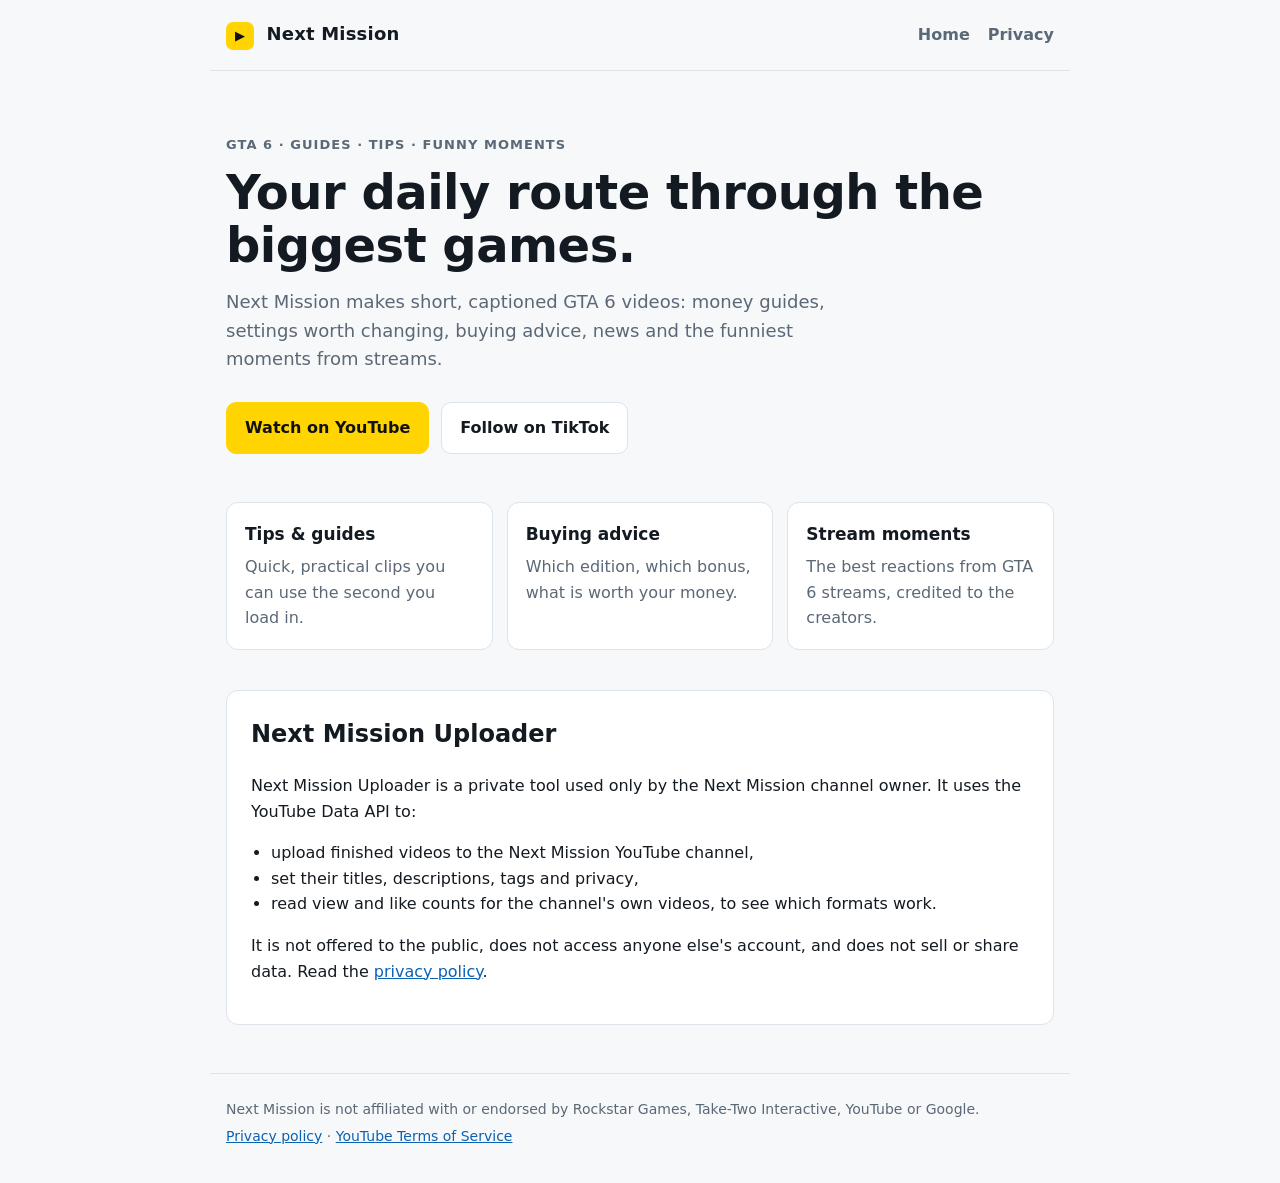
<file: index.html>
<!doctype html>
<html lang="en">
<head>
<meta charset="utf-8">
<meta name="viewport" content="width=device-width, initial-scale=1">
<title>Next Mission</title>
<meta name="description" content="Next Mission: GTA 6 guides, tips, news and funny moments. Home of the Next Mission Uploader app.">
<link rel="stylesheet" href="style.css">
</head>
<body>
<header class="top">
  <a class="brand" href="./"><span class="mark" aria-hidden="true">▶</span> Next Mission</a>
  <nav><a href="./">Home</a><a href="privacy.html">Privacy</a></nav>
</header>

<main>
  <section class="hero">
    <p class="eyebrow">GTA 6 · Guides · Tips · Funny moments</p>
    <h1>Your daily route through the biggest games.</h1>
    <p class="lead">Next Mission makes short, captioned GTA 6 videos: money guides, settings worth changing, buying advice, news and the funniest moments from streams.</p>
    <div class="cta">
      <a class="btn primary" href="https://www.youtube.com/@nextmission2027" rel="noopener">Watch on YouTube</a>
      <a class="btn" href="https://www.tiktok.com/@next.mission0" rel="noopener">Follow on TikTok</a>
    </div>
  </section>

  <section class="grid">
    <article class="card">
      <h2>Tips &amp; guides</h2>
      <p>Quick, practical clips you can use the second you load in.</p>
    </article>
    <article class="card">
      <h2>Buying advice</h2>
      <p>Which edition, which bonus, what is worth your money.</p>
    </article>
    <article class="card">
      <h2>Stream moments</h2>
      <p>The best reactions from GTA 6 streams, credited to the creators.</p>
    </article>
  </section>

  <section class="app" id="app">
    <h2>Next Mission Uploader</h2>
    <p>Next Mission Uploader is a private tool used only by the Next Mission channel owner. It uses the YouTube Data API to:</p>
    <ul>
      <li>upload finished videos to the Next Mission YouTube channel,</li>
      <li>set their titles, descriptions, tags and privacy,</li>
      <li>read view and like counts for the channel's own videos, to see which formats work.</li>
    </ul>
    <p>It is not offered to the public, does not access anyone else's account, and does not sell or share data. Read the <a href="privacy.html">privacy policy</a>.</p>
  </section>
</main>

<footer class="foot">
  <p>Next Mission is not affiliated with or endorsed by Rockstar Games, Take-Two Interactive, YouTube or Google.</p>
  <p><a href="privacy.html">Privacy policy</a> · <a href="https://www.youtube.com/t/terms" rel="noopener">YouTube Terms of Service</a></p>
</footer>
</body>
</html>
</file>
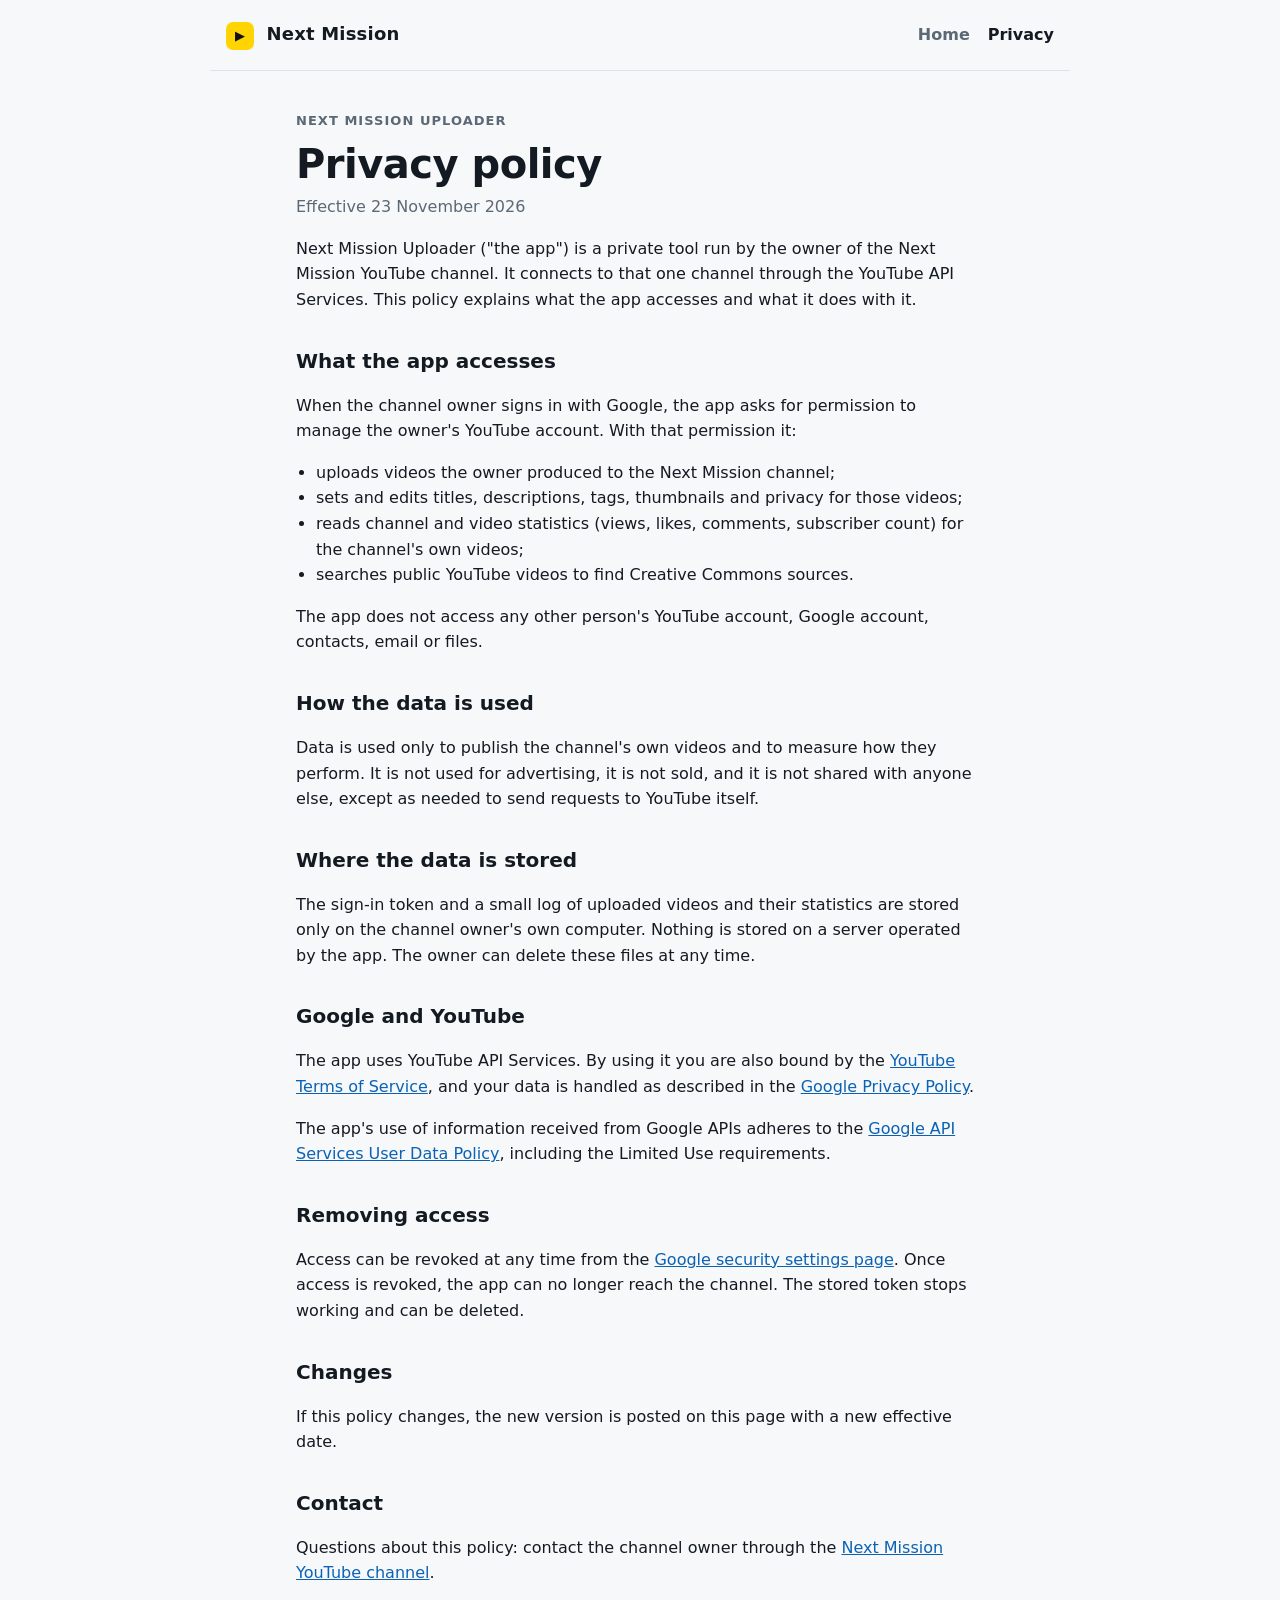
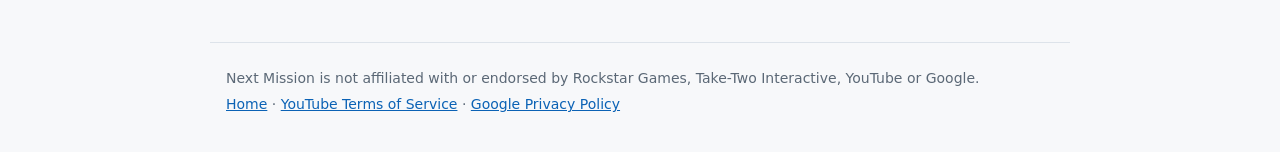
<file: privacy.html>
<!doctype html>
<html lang="en">
<head>
<meta charset="utf-8">
<meta name="viewport" content="width=device-width, initial-scale=1">
<title>Privacy Policy · Next Mission</title>
<meta name="description" content="Privacy policy for the Next Mission Uploader app.">
<link rel="stylesheet" href="style.css">
</head>
<body>
<header class="top">
  <a class="brand" href="./"><span class="mark" aria-hidden="true">▶</span> Next Mission</a>
  <nav><a href="./">Home</a><a href="privacy.html" aria-current="page">Privacy</a></nav>
</header>

<main class="doc">
  <p class="eyebrow">Next Mission Uploader</p>
  <h1>Privacy policy</h1>
  <p class="meta">Effective 23 November 2026</p>

  <p>Next Mission Uploader ("the app") is a private tool run by the owner of the Next Mission YouTube channel. It connects to that one channel through the YouTube API Services. This policy explains what the app accesses and what it does with it.</p>

  <h2>What the app accesses</h2>
  <p>When the channel owner signs in with Google, the app asks for permission to manage the owner's YouTube account. With that permission it:</p>
  <ul>
    <li>uploads videos the owner produced to the Next Mission channel;</li>
    <li>sets and edits titles, descriptions, tags, thumbnails and privacy for those videos;</li>
    <li>reads channel and video statistics (views, likes, comments, subscriber count) for the channel's own videos;</li>
    <li>searches public YouTube videos to find Creative Commons sources.</li>
  </ul>
  <p>The app does not access any other person's YouTube account, Google account, contacts, email or files.</p>

  <h2>How the data is used</h2>
  <p>Data is used only to publish the channel's own videos and to measure how they perform. It is not used for advertising, it is not sold, and it is not shared with anyone else, except as needed to send requests to YouTube itself.</p>

  <h2>Where the data is stored</h2>
  <p>The sign-in token and a small log of uploaded videos and their statistics are stored only on the channel owner's own computer. Nothing is stored on a server operated by the app. The owner can delete these files at any time.</p>

  <h2>Google and YouTube</h2>
  <p>The app uses YouTube API Services. By using it you are also bound by the <a href="https://www.youtube.com/t/terms" rel="noopener">YouTube Terms of Service</a>, and your data is handled as described in the <a href="https://policies.google.com/privacy" rel="noopener">Google Privacy Policy</a>.</p>
  <p>The app's use of information received from Google APIs adheres to the <a href="https://developers.google.com/terms/api-services-user-data-policy" rel="noopener">Google API Services User Data Policy</a>, including the Limited Use requirements.</p>

  <h2>Removing access</h2>
  <p>Access can be revoked at any time from the <a href="https://myaccount.google.com/permissions" rel="noopener">Google security settings page</a>. Once access is revoked, the app can no longer reach the channel. The stored token stops working and can be deleted.</p>

  <h2>Changes</h2>
  <p>If this policy changes, the new version is posted on this page with a new effective date.</p>

  <h2>Contact</h2>
  <p>Questions about this policy: contact the channel owner through the <a href="https://www.youtube.com/@nextmission2027/about" rel="noopener">Next Mission YouTube channel</a>.</p>
</main>

<footer class="foot">
  <p>Next Mission is not affiliated with or endorsed by Rockstar Games, Take-Two Interactive, YouTube or Google.</p>
  <p><a href="./">Home</a> · <a href="https://www.youtube.com/t/terms" rel="noopener">YouTube Terms of Service</a> · <a href="https://policies.google.com/privacy" rel="noopener">Google Privacy Policy</a></p>
</footer>
</body>
</html>
</file>
<file: style.css>
:root {
  --bg: #0b1016;
  --surface: #121a23;
  --line: #223042;
  --text: #e8eef5;
  --muted: #9aa8b7;
  --accent: #ffd400;
  --accent-ink: #111;
  --link: #7fc4ff;
  color-scheme: dark;
}
@media (prefers-color-scheme: light) {
  :root:not([data-theme="dark"]) {
    --bg: #f7f8fa;
    --surface: #ffffff;
    --line: #dde3ea;
    --text: #141a21;
    --muted: #5b6876;
    --link: #0b62b5;
    color-scheme: light;
  }
}
* { box-sizing: border-box; }
html { -webkit-text-size-adjust: 100%; }
body {
  margin: 0;
  background: var(--bg);
  color: var(--text);
  font: 16px/1.6 system-ui, -apple-system, "Segoe UI", Roboto, Arial, sans-serif;
}
a { color: var(--link); }
.top, main, .foot { max-width: 860px; margin: 0 auto; padding: 0 16px; }
.top {
  display: flex; align-items: center; justify-content: space-between;
  gap: 16px; padding-top: 20px; padding-bottom: 20px;
  border-bottom: 1px solid var(--line);
}
.brand { color: var(--text); text-decoration: none; font-weight: 800; font-size: 18px; letter-spacing: .2px; }
.mark {
  display: inline-grid; place-items: center; width: 28px; height: 28px; margin-right: 6px;
  border-radius: 7px; background: var(--accent); color: var(--accent-ink); font-size: 13px;
}
nav { display: flex; gap: 18px; }
nav a { color: var(--muted); text-decoration: none; font-weight: 600; }
nav a:hover, nav a[aria-current="page"] { color: var(--text); }

.hero { padding: 64px 0 40px; }
.eyebrow { color: var(--muted); font-size: 13px; font-weight: 700; letter-spacing: .08em; text-transform: uppercase; margin: 0 0 10px; }
h1 { font-size: clamp(30px, 6vw, 48px); line-height: 1.1; margin: 0 0 16px; letter-spacing: -.5px; }
.lead { font-size: 18px; color: var(--muted); max-width: 620px; margin: 0 0 28px; }
.cta { display: flex; flex-wrap: wrap; gap: 12px; }
.btn {
  display: inline-block; padding: 12px 18px; border-radius: 10px; font-weight: 700; text-decoration: none;
  border: 1px solid var(--line); color: var(--text); background: var(--surface);
}
.btn.primary { background: var(--accent); color: var(--accent-ink); border-color: var(--accent); }

.grid { display: grid; grid-template-columns: repeat(auto-fit, minmax(220px, 1fr)); gap: 14px; padding: 8px 0 40px; }
.card { background: var(--surface); border: 1px solid var(--line); border-radius: 12px; padding: 18px; }
.card h2 { font-size: 17px; margin: 0 0 6px; }
.card p { margin: 0; color: var(--muted); }

.app { background: var(--surface); border: 1px solid var(--line); border-radius: 12px; padding: 24px; margin-bottom: 48px; }
.app h2 { margin-top: 0; }
.app ul { padding-left: 20px; }

.doc { padding-top: 40px; padding-bottom: 40px; max-width: 720px; }
.doc h1 { font-size: clamp(28px, 5vw, 40px); }
.doc h2 { font-size: 20px; margin: 32px 0 8px; }
.doc ul { padding-left: 20px; }
.meta { color: var(--muted); margin-top: -8px; }

.foot { border-top: 1px solid var(--line); padding-top: 20px; padding-bottom: 32px; color: var(--muted); font-size: 14px; }
.foot p { margin: 4px 0; }
</file>
